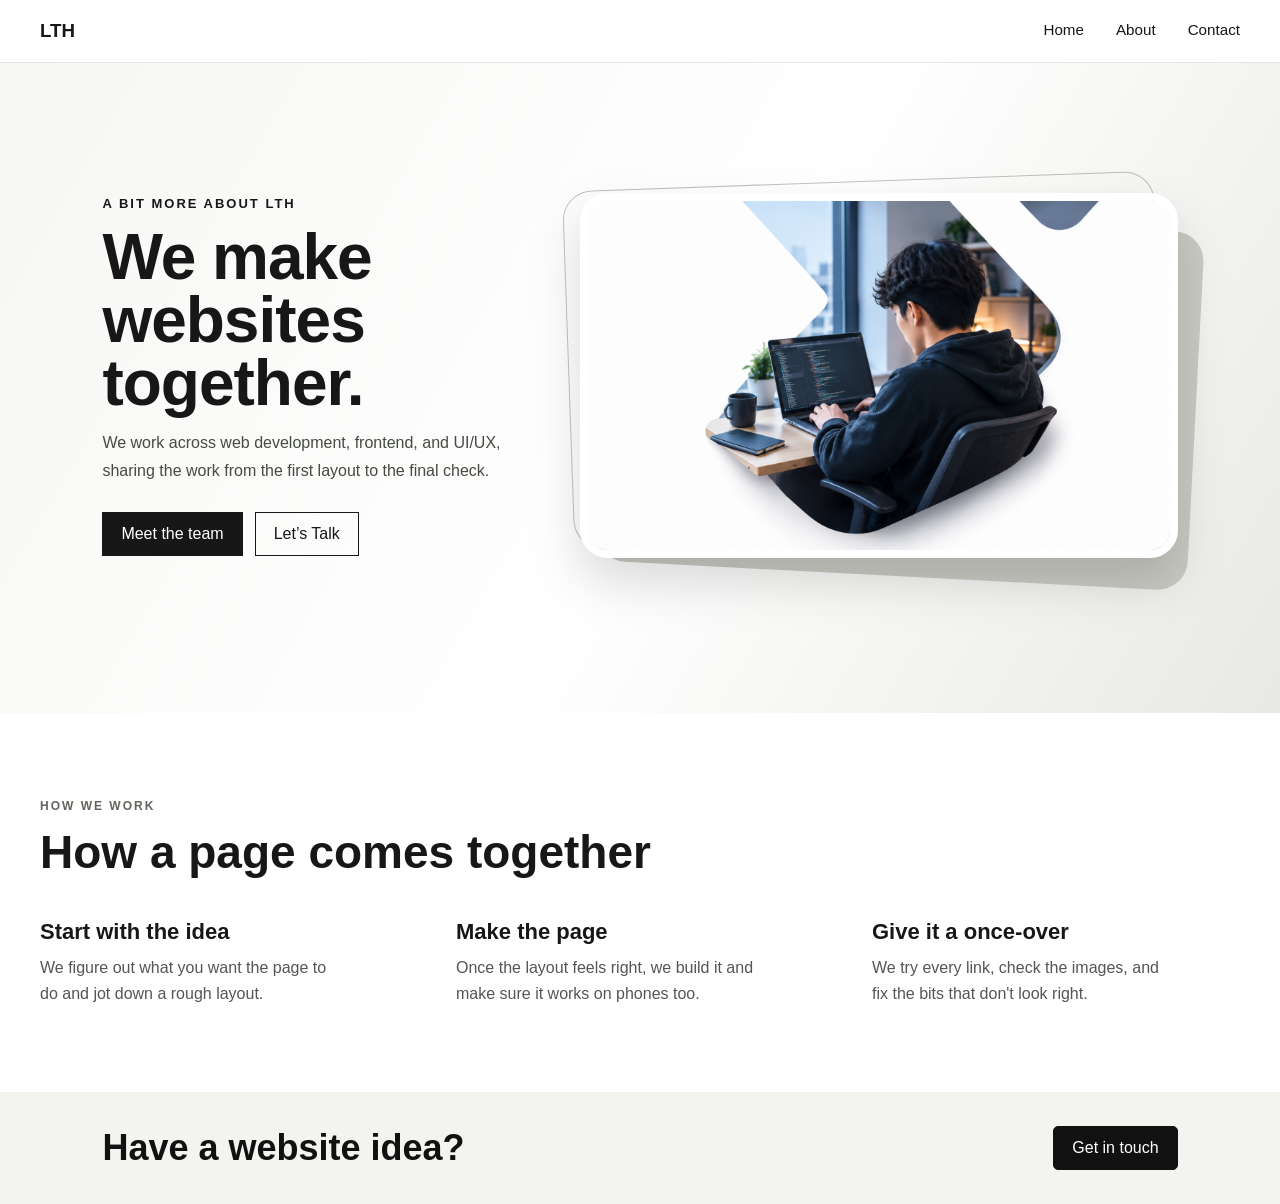
<file: explore.html>
<!DOCTYPE html>
<html lang="en">

<head>
    <meta charset="UTF-8">
    <meta name="viewport" content="width=device-width, initial-scale=1.0">
    <meta name="description" content="Meet the LTH team and see how we put websites together.">
    <title>Explore | LTH Digital Company</title>
    <link rel="stylesheet" href="style.css">
</head>

<body class="explore-page">
    <header class="explore-header">
        <h3>LTH</h3>
        <nav class="nav-link" aria-label="Main navigation">
            <a href="index.html">Home</a>
            <a href="index.html#About">About</a>
            <a href="index.html#services">Contact</a>
        </nav>
    </header>
    <main>
        <section class="explore-hero">  
            <div class="explore-copy">
                <p class="explore-kicker">A BIT MORE ABOUT LTH</p>
                <h1>We make websites together.</h1>
                <p>We work across web development, frontend, and UI/UX, sharing the work from the first layout to the
                    final check.</p>
                <div class="explore-actions">
                    <a href="index.html#About">Meet the team</a>
                    <a href="index.html#services">Let’s Talk</a>
                </div>
            </div>
            <div class="explore-visual">
                <img src="ai.png" alt="A developer working at a computer">
            </div>
        </section>
        <section class="explore-content" aria-labelledby="services-title">
            <p>HOW WE WORK</p>
            <h2 id="services-title">How a page comes together</h2>
            <div class="explore-grid">
                <article class="explore-item">
                    <h3>Start with the idea</h3>
                    <p>We figure out what you want the page to do and jot down a rough layout.</p>
                </article>
                <article class="explore-item">
                    <h3>Make the page</h3>
                    <p>Once the layout feels right, we build it and make sure it works on phones too.</p>
                </article>
                <article class="explore-item">
                    <h3>Give it a once-over</h3>
                    <p>We try every link, check the images, and fix the bits that don't look right.</p>
                </article>
            </div>
        </section>
    </main>
    <footer class="explore-footer">
        <h2>Have a website idea?</h2>
        <a href="index.html#services">Get in touch</a>
    </footer>
</body>

</html>
</file>
<file: style.css>
* {
    margin: 0;
    padding: 0;
    box-sizing: border-box;
}
:root {
    --primary-color: grey;
    --secondary-color: #e8e8e8;
    --text-dark: #0f172a;
    --text-light: #555555;
    --white: #ffffff;
}
body {
    font-family: 'Poppins', sans-serif;
    background-color: var(--white);
}
header {
    display: flex;
    align-items: center;
    justify-content: space-between;
    padding: 20px 40px;
    background-color: var(--white);
    border-bottom: 1px solid rgba(0, 0, 0, 0.1);
}
.logo h3 {
    font-weight: 700;
}
.nav-link {
    display: flex;
    gap: 32px;
}
.nav-link a {
    color: inherit;
    text-decoration: none;
    font-size: 0.95rem;
    font-weight: 500;
    position: relative;
    padding-bottom: 4px;
}
.nav-link a::after {
    content: "";
    position: absolute;
    left: 0;
    right: 0;
    bottom: 0;
    height: 2px;
    background: gray;
    transform: scaleX(0);
    transform-origin: right;
    transition: transform 0.5s ease;
}
.nav-link a:hover::after {
    transform: scaleX(1);
}
.home {
    position: relative;
    display: grid;
    grid-template-columns: minmax(280px, 0.85fr) minmax(360px, 1.15fr);
    align-items: center;
    gap: 36px;
    min-height: 650px;
    padding: 72px 8vw 96px;
    overflow: hidden;
    background: linear-gradient(120deg,
            #f6f6f4 0%,
            #ffffff 54%,
            #e8e8e4 100%);
}
.home-image {
    position: relative;
    z-index: 1;
    width: min(100%, 680px);
    margin-left: auto;
    animation: home-image-in 0.9s 0.15s ease-out both;
}
.home-image::before,
.home-image::after {
    content: "";
    position: absolute;
    pointer-events: none;
}
.home-image::before {
    inset: 24px -18px -18px 24px;
    z-index: -2;
    border-radius: 30px;
    background: #c9c9c3;
    transform: rotate(3deg);
    transition: transform 0.4s ease, background 0.4s ease;
}
.home-image::after {
    inset: -12px 18px 18px -12px;
    z-index: -1;
    border: 1px solid rgba(17, 17, 17, 0.25);
    border-radius: 30px;
    transform: rotate(-2deg);
    transition: transform 0.4s ease;
}
.home-image img {
    width: 100%;
    display: block;
    position: relative;
    z-index: 1;
    border: 8px solid #ffffff;
    border-radius: 28px;
    filter: drop-shadow(0 24px 24px rgba(0, 0, 0, 0.14));
    animation: home-image-float 5s 1s ease-in-out infinite;
    transition: filter 0.3s ease, transform 0.3s ease;
}
.home-image:hover::before {
    background: #a9a9a2;
    transform: rotate(6deg) translateY(4px);
}
.home-image:hover::after {
    transform: rotate(-5deg) translateY(-4px);
}
.home-image:hover img {
    filter: drop-shadow(0 30px 30px rgba(0, 0, 0, 0.2));
    transform: scale(1.02);
}
@keyframes home-image-in {
    from {
        opacity: 0;
        transform: translateX(40px) scale(0.94);
    }
    to {
        opacity: 1;
        transform: translateX(0) scale(1);
    }
}
@keyframes home-image-float {
    0%,
    100% {
        transform: translateY(0);
    }
    50% {
        transform: translateY(-10px);
    }
}
.home-text {
    position: relative;
    z-index: 2;
    width: min(100%, 480px);
    animation: home-text-in 0.8s ease-out both;
}
.home-text p {
    font-size: 13px;
    letter-spacing: 2px;
    font-weight: bold;
}
.home-text h1 {
    max-width: 460px;
    font-size: clamp(42px, 5vw, 70px);
    line-height: 0.98;
    letter-spacing: -1px;
    margin: 15px 0;
}
.home-text span {
    display: block;
    max-width: 390px;
    color: #555555;
    line-height: 1.6;
}
.home-text a {
    display: inline-block;
    margin-top: 20px;
    padding: 12px 20px;
    background: #111;
    color: white;
    text-decoration: none;
    border-radius: 5px;
    animation: explore-bounce 2s ease-in-out infinite;
}
.home-text a:hover {
    animation-play-state: paused;
    background: #333333;
    transform: translateY(-4px);
    transition: background 0.25s ease, transform 0.25s ease;
}
.heading {
    margin-bottom: 24px;
    color: #111111;
    text-align: center;
    font-size: 30px;
}
.overlay {
    position: fixed;
    width: 100%;
    height: 100%;
    background: transparent;
    display: none;
    justify-content: center;
    align-items: center;
    z-index: 999;
}
.overlay .box {
    padding: 20px;
    border-radius: 10px;
    background: #fff;
    box-shadow: 0 3px 40px rgba(0, 0, 0, 0.13);
}
.wrapper {
    width: 350px;
    background: transparent;
    padding: 30px;
    border-radius: 20px;
    box-shadow: 0 3px 40px rgba(0, 0, 0, 0.13);
    margin: 0 auto;
}
.wrapper form .input-field {
    width: 100%;
    margin-bottom: 10px;
}
.wrapper form .input-field label {
    display: block;
    margin-bottom: 10px;
    font-size: 16px;
    font-weight: 500;
}
.wrapper form .input-field label span {
    color: #e40404;
}
.wrapper form .input-field input,
.wrapper form .input-field textarea {
    width: 100%;
    height: 50px;
    padding: 0 15px;
    border-radius: 10px;
    border: 2px solid grey;
    outline: none;
}
.wrapper form .input-field textarea {
    height: 100px;
}
.wrapper form button {
    float: right;
    padding: 10px 30px;
    border-radius: 30px;
    border: none;
    background-color: grey;
    color: #fff;
    font-weight: 500;
    box-shadow: 0 3px 20px grey;
}
.wrapper form button:hover {
    background: linear-gradient(45deg, #333, #777);
}
.Service {
    position: relative;
    gap: clamp(40px, 8vw, 110px);
    padding: 100px 8vw;
    background: #f3f3f0;
    min-height: 600px;
    display: grid;
    grid-template-columns: minmax(240px, 0.75fr) minmax(320px, 1fr);
    justify-content: center;
    align-items: center;
    overflow: hidden;
}
.Service::before {
    content: "";
    position: absolute;
    width: 360px;
    height: 360px;
    left: -180px;
    bottom: -190px;
    border: 1px solid rgba(17, 17, 17, 0.12);
    border-radius: 50%;
}
.service-intro {
    position: relative;
    z-index: 1;
    animation: service-reveal 0.8s ease-out both;
}
.service-kicker {
    margin-bottom: 14px;
    color: #666;
    font-size: 12px;
    font-weight: 700;
    letter-spacing: 2px;
}
.service-intro h2 {
    max-width: 420px;
    margin-bottom: 20px;
    color: #111;
    font-size: clamp(36px, 5vw, 62px);
    line-height: 1;
}
.service-intro>p:last-child {
    max-width: 360px;
    color: #555;
    line-height: 1.7;
}
.Service .wrapper {
    position: relative;
    z-index: 1;
    width: 100%;
    max-width: 600px;
    padding: 40px;
    background: #ffffff;
    border: 1px solid rgba(17, 17, 17, 0.08);
    border-radius: 24px;
    box-shadow: 14px 18px 0 rgba(17, 17, 17, 0.08);
    animation: service-reveal 0.8s 0.15s ease-out both;
}
.Service .wrapper form {
    width: 100%;
}
.Service .input-field {
    width: 100%;
    margin-bottom: 20px;
}
.Service .input-field label {
    display: block;
    margin-bottom: 8px;
    font-size: 15px;
    font-weight: 600;
    color: #111;
}
.Service .input-field label span {
    color: red;
}
.Service .input-field input,
.Service .input-field textarea {
    width: 100%;
    padding: 13px 15px;
    border: 2px solid #ddd;
    border-radius: 10px;
    outline: none;
    font-family: sans-serif;
    transition: border-color 0.3s ease, box-shadow 0.3s ease, background 0.3s ease;
}
.Service .input-field input {
    height: 50px;
}
.Service .input-field textarea {
    height: 120px;
    resize: vertical;
}
.Service .input-field input:focus,
.Service .input-field textarea:focus {
    border-color: #555;
    background: #fafafa;
    box-shadow: 0 0 0 4px rgba(17, 17, 17, 0.08);
}
.Service button {
    float: right;
    padding: 12px 30px;
    border: none;
    border-radius: 30px;
    background: #111;
    color: white;
    font-weight: 600;
    cursor: pointer;
    transition: 0.3s ease;
}
.Service button:hover {
    background: linear-gradient(45deg, #333, #777);
    transform: translateY(-3px);
}
@keyframes service-reveal {
    from {
        opacity: 0;
        transform: translateY(24px);
    }
    to {
        opacity: 1;
        transform: translateY(0);
    }
}
@media (max-width: 760px) {
    .Service {
        grid-template-columns: 1fr;
        gap: 42px;
        padding: 72px 24px;
    }
    .Service .wrapper {
        padding: 28px 24px;
        box-shadow: 8px 10px 0 rgba(17, 17, 17, 0.08);
    }
}
.section_container {
    width: 100%;
    max-width: 1200px;
    margin: auto;
    padding: 5rem 1.5rem;
    text-align: center;
    background-color: var(--white);
}
.about-kicker {
    margin-bottom: 12px;
    color: #666;
    font-size: 12px;
    font-weight: 700;
    letter-spacing: 2px;
}
.section_container h2 {
    color: var(--text-dark);
    font-size: clamp(34px, 4vw, 48px);
    font-weight: 700;
    line-height: 1.1;
}
.about-intro {
    margin-top: 14px;
    color: var(--text-light);
    line-height: 1.6;
}
.section_grid {
    display: grid;
    grid-template-columns: repeat(3, minmax(0, 1fr));
    gap: 24px;
    margin-top: 42px;
}
.section_card {
    overflow: hidden;
    background: #fff;
    border: 1px solid #e7e7e4;
    text-align: left;
    transition: border-color 0.2s ease;
}
.section_card_visual {
    position: relative;
    display: flex;
    align-items: flex-end;
    justify-content: center;
    height: 260px;
    overflow: hidden;
    background: #efefed;
}
.section_card_visual img {
    width: 100%;
    height: 100%;
    object-fit: cover;
    display: block;
    object-position: center 30%;
    transition: transform 0.25s ease;
}
.section_card_visual img[src$=".png"] {
    width: 88%;
    object-fit: contain;
    object-position: center bottom;
}
.section_card_visual img[src*="cowo"] {
    transform: scale(1.45);
    transform-origin: center bottom;
}
.section_card_body {
    padding: 24px;
}
.section_card_body h3 {
    margin-bottom: 10px;
    color: #111;
    font-size: 23px;
}
.section_card_body > p {
    min-height: 78px;
    margin-bottom: 22px;
    color: var(--text-light);
    line-height: 1.6;
}
.section_profile {
    padding-top: 16px;
    border-top: 1px solid #e7e7e4;
}
.section_profile h4 {
    margin-bottom: 4px;
    color: #111;
    font-size: 15px;
}
.section_card:hover {
    border-color: #b8b8b3;
}
.section_card:hover .section_card_visual img {
    transform: scale(1.01);
}
.section_card:hover .section_card_visual img[src*="cowo"] {
    transform: scale(1.46);
}
@media (max-width: 900px) {
    .section_grid {
        grid-template-columns: repeat(2, minmax(0, 1fr));
    }
}
@media (max-width: 600px) {
    .section_container {
        padding: 4rem 1.25rem;
    }
    .section_grid {
        grid-template-columns: 1fr;
        gap: 18px;
        margin-top: 30px;
    }
    .section_card_visual {
        height: 280px;
    }
    .section_card_body > p {
        min-height: 0;
    }
}
.explore-page {
    min-height: 100vh;
    background: #f5f5f1;
    color: #171717;
}
.explore-header {
    background: #fff;
}
.explore-header .nav-link a:last-child {
    padding: 0 0 4px;
    border: 0;
}
.explore-hero {
    display: grid;
    grid-template-columns: minmax(280px, 0.85fr) minmax(360px, 1.15fr);
    align-items: center;
    gap: 36px;
    min-height: 650px;
    padding: 72px 8vw 96px;
    overflow: hidden;
    background: linear-gradient(120deg, #f6f6f4 0%, #ffffff 54%, #e8e8e4 100%);
}
.explore-copy {
    width: min(100%, 480px);
}
.explore-kicker {
    font-size: 13px;
    font-weight: bold;
    letter-spacing: 2px;
}
.explore-copy h1 {
    max-width: 460px;
    margin: 15px 0;
    font-size: clamp(42px, 5vw, 70px);
    line-height: 0.98;
    letter-spacing: -1px;
}
.explore-copy p:last-of-type {
    max-width: 420px;
    color: #454a43;
    line-height: 1.7;
}
.explore-actions {
    display: flex;
    flex-wrap: wrap;
    gap: 12px;
    margin-top: 28px;
}
.explore-actions a {
    padding: 12px 18px;
    border: 1px solid #171717;
    color: #171717;
    text-decoration: none;
    transition: background 0.2s ease, color 0.2s ease;
}
.explore-actions a:first-child,
.explore-actions a:hover {
    background: #171717;
    color: #fff;
}
.explore-visual {
    position: relative;
    z-index: 1;
    width: min(100%, 680px);
    margin-left: auto;
    animation: home-image-in 0.9s 0.15s ease-out both;
}
.explore-visual::before,
.explore-visual::after {
    content: "";
    position: absolute;
    pointer-events: none;
}
.explore-visual::before {
    inset: 24px -18px -18px 24px;
    z-index: -2;
    border-radius: 30px;
    background: #c9c9c3;
    transform: rotate(3deg);
    transition: transform 0.4s ease, background 0.4s ease;
}
.explore-visual::after {
    inset: -12px 18px 18px -12px;
    z-index: -1;
    border: 1px solid rgba(17, 17, 17, 0.25);
    border-radius: 30px;
    transform: rotate(-2deg);
    transition: transform 0.4s ease;
}
.explore-visual img {
    display: block;
    width: 100%;
    max-height: 400px;
    object-fit: cover;
    position: relative;
    z-index: 1;
    border: 8px solid #fff;
    border-radius: 28px;
    filter: drop-shadow(0 24px 24px rgba(0, 0, 0, 0.14));
    animation: home-image-float 5s 1s ease-in-out infinite;
    transition: filter 0.3s ease, transform 0.3s ease;
}
.explore-visual:hover::before {
    background: #a9a9a2;
    transform: rotate(6deg) translateY(4px);
}
.explore-visual:hover::after {
    transform: rotate(-5deg) translateY(-4px);
}
.explore-visual:hover img {
    filter: drop-shadow(0 30px 30px rgba(0, 0, 0, 0.2));
    transform: scale(1.02);
}
.explore-content {
    width: 100%;
    padding: 86px max(24px, calc((100% - 1200px) / 2));
    background: #fff;
}
.explore-content > p {
    margin-bottom: 12px;
    color: #60665e;
    font-size: 12px;
    font-weight: 700;
    letter-spacing: 2px;
}
.explore-content h2 {
    margin-bottom: 40px;
    font-size: clamp(30px, 4vw, 46px);
}
.explore-grid {
    display: grid;
    grid-template-columns: repeat(3, minmax(0, 1fr));
    gap: 48px;
}
.explore-item {
    min-width: 0;
}
.explore-item + .explore-item {
    padding: 0;
    border: 0;
}
.explore-item h3 {
    margin: 0 0 10px;
    font-size: 22px;
}
.explore-item p {
    max-width: 300px;
    color: #555;
    line-height: 1.6;
}
.explore-footer {
    display: flex;
    flex-wrap: wrap;
    align-items: center;
    justify-content: space-between;
    gap: 24px;
    padding: 34px 8vw;
    background: #f3f3f0;
    color: #111;
}
.explore-footer h2 {
    font-size: clamp(24px, 3vw, 36px);
}
.explore-footer a {
    padding: 12px 18px;
    border: 1px solid #111;
    border-radius: 5px;
    background: #111;
    color: #fff;
    text-decoration: none;
}
@media (max-width: 760px) {
    .explore-header {
        align-items: flex-start;
        gap: 18px;
        padding: 18px 24px;
    }
    .explore-header .nav-link {
        flex-wrap: wrap;
        justify-content: flex-end;
        gap: 14px;
    }
    .explore-hero {
        grid-template-columns: 1fr;
        gap: 42px;
        min-height: auto;
        padding: 64px 24px;
    }
    .explore-visual {
        width: calc(100% - 18px);
        justify-self: start;
    }
    .explore-grid {
        grid-template-columns: 1fr;
    }
    .explore-item,
    .explore-item + .explore-item {
        min-height: 0;
        padding: 0;
        border: 0;
    }
}
</file>
